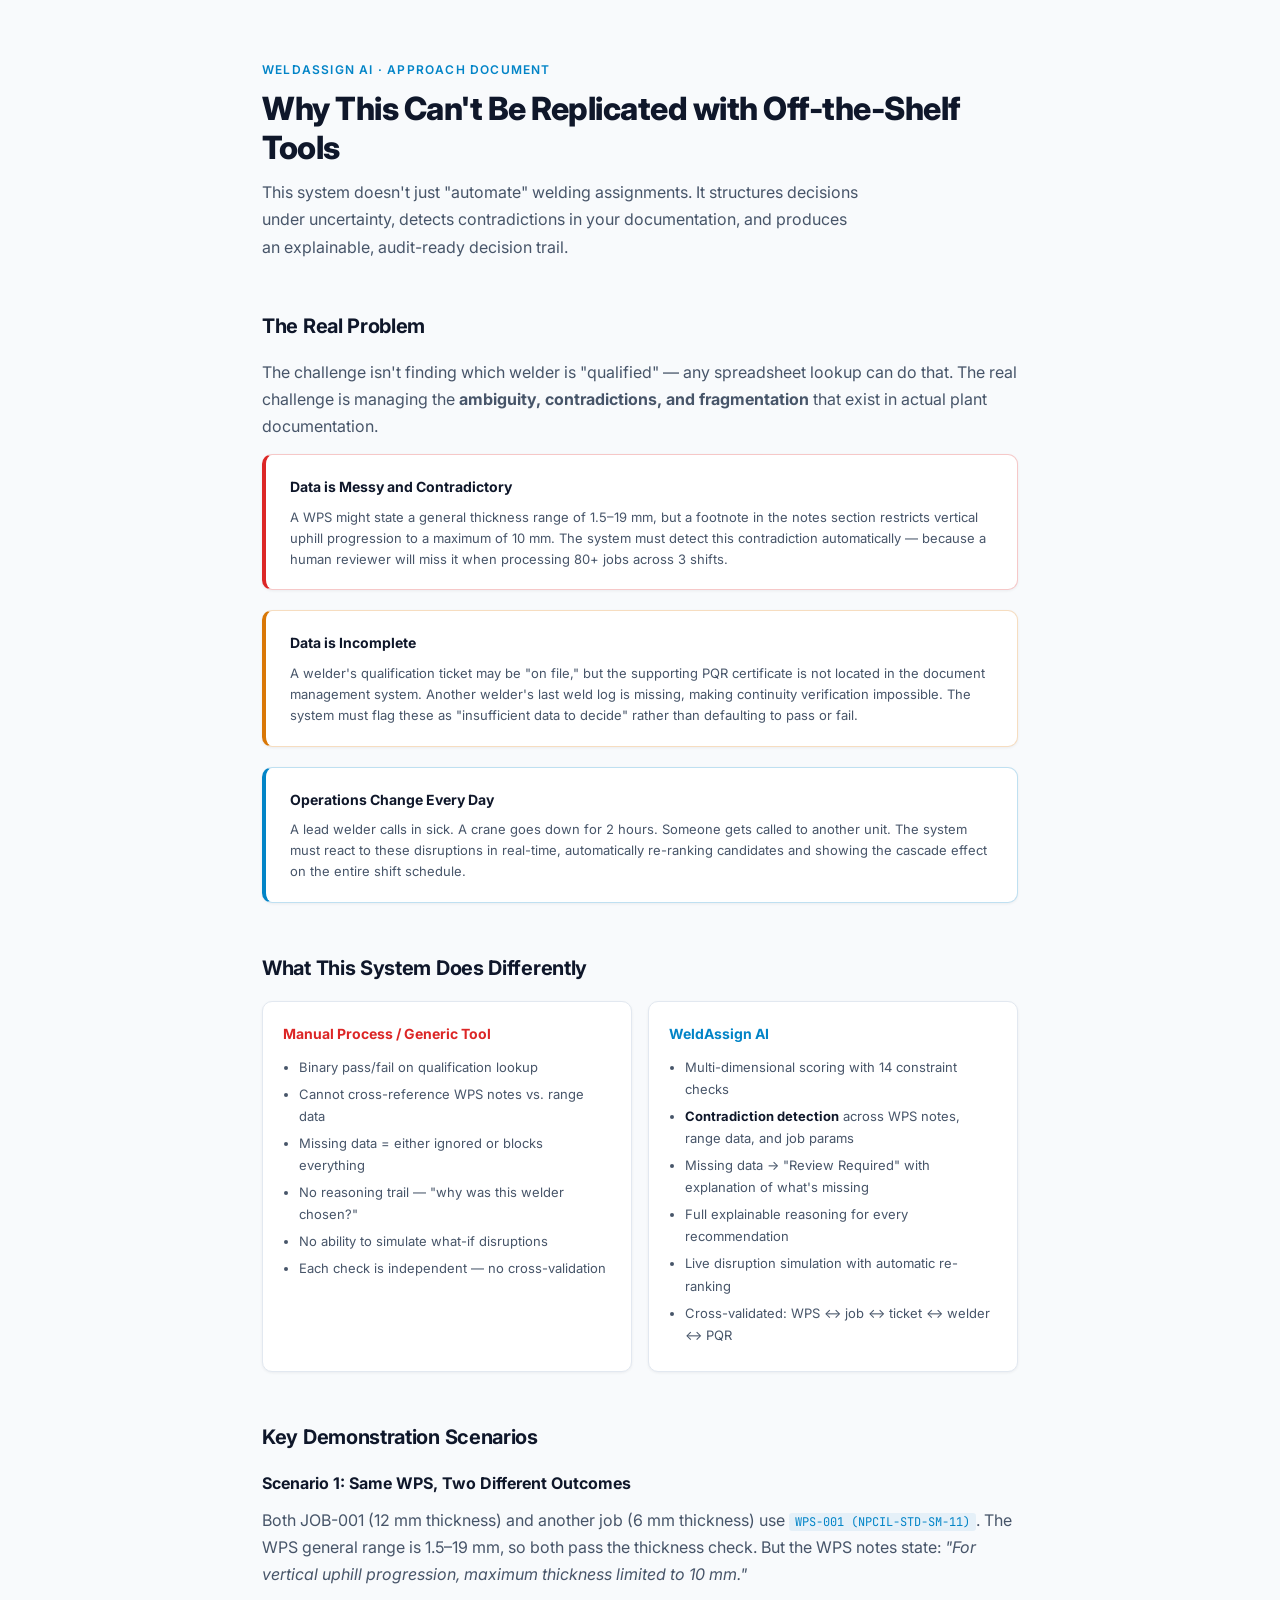
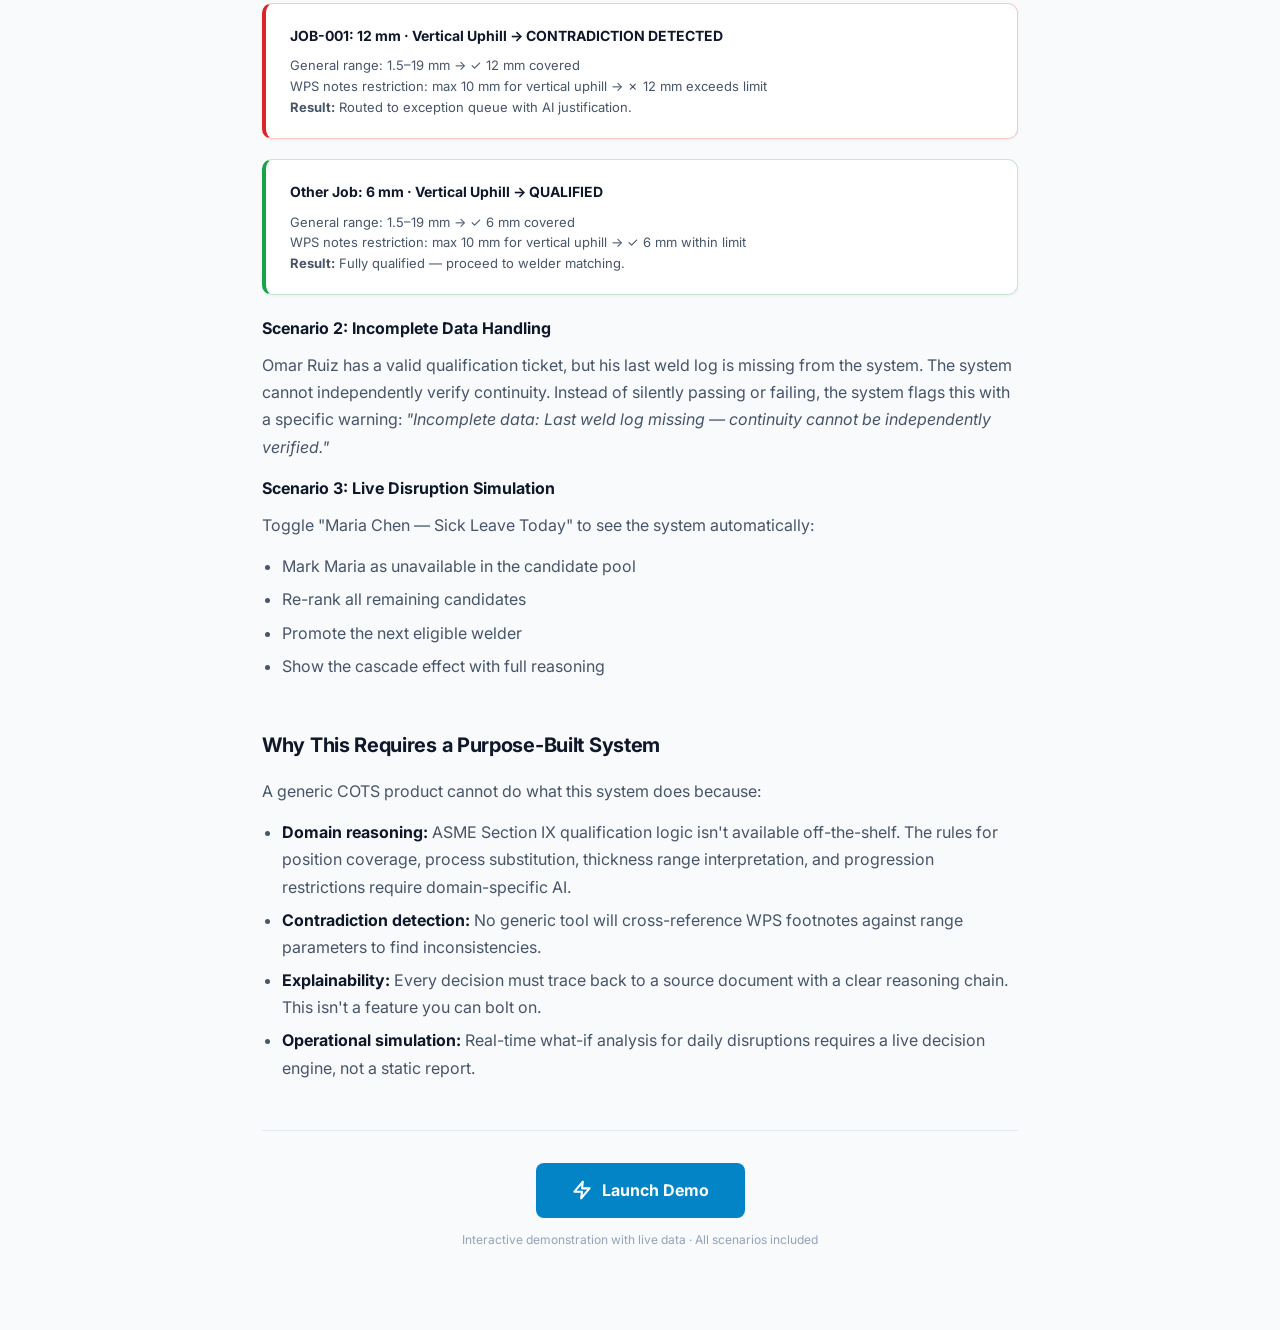
<file: story.html>
<!DOCTYPE html>
<html lang="en">
<head>
  <meta charset="UTF-8">
  <meta name="viewport" content="width=device-width, initial-scale=1.0">
  <title>WeldAssign AI — Why This Approach</title>
  <link rel="preconnect" href="https://fonts.googleapis.com">
  <link href="https://fonts.googleapis.com/css2?family=Inter:wght@400;500;600;700;800&family=JetBrains+Mono:wght@400;600&display=swap" rel="stylesheet">
  <style>
    *, *::before, *::after { box-sizing: border-box; margin: 0; padding: 0; }
    :root {
      --bg:      #f8fafc;
      --surface: #ffffff;
      --border:  #e2e8f0;
      --text:    #0f172a;
      --muted:   #475569;
      --dim:     #94a3b8;
      --accent:  #0284c7;
      --red:     #dc2626;
      --amber:   #d97706;
      --green:   #16a34a;
      --font:    'Inter', -apple-system, sans-serif;
      --mono:    'JetBrains Mono', monospace;
    }
    body { font-family: var(--font); color: var(--text); background: var(--bg); line-height: 1.7; -webkit-font-smoothing: antialiased; }
    .container { max-width: 820px; margin: 0 auto; padding: 60px 32px 80px; }

    /* Header */
    .page-header { margin-bottom: 48px; }
    .page-header .subtitle {
      font-size: 12px; font-weight: 600; color: var(--accent); letter-spacing: 1.2px;
      text-transform: uppercase; margin-bottom: 10px;
    }
    .page-header h1 { font-size: 32px; font-weight: 800; letter-spacing: -.5px; line-height: 1.2; }
    .page-header .lead { font-size: 16px; color: var(--muted); margin-top: 12px; max-width: 600px; }

    /* Sections */
    .section { margin-bottom: 48px; }
    .section h2 { font-size: 20px; font-weight: 700; margin-bottom: 16px; letter-spacing: -.3px; }
    .section h3 { font-size: 16px; font-weight: 700; margin-bottom: 10px; color: var(--text); }
    .section p { margin-bottom: 14px; color: var(--muted); }
    .section ul { padding-left: 20px; margin-bottom: 14px; }
    .section li { margin-bottom: 6px; color: var(--muted); }
    .section li strong { color: var(--text); }

    /* Callout cards */
    .callout {
      background: var(--surface); border: 1px solid var(--border); border-radius: 10px;
      padding: 20px 24px; margin-bottom: 20px; box-shadow: 0 1px 3px rgba(15,23,42,.06);
    }
    .callout.red { border-color: rgba(220,38,38,.25); border-left: 4px solid var(--red); }
    .callout.blue { border-color: rgba(2,132,199,.25); border-left: 4px solid var(--accent); }
    .callout.amber { border-color: rgba(217,119,6,.25); border-left: 4px solid var(--amber); }
    .callout.green { border-color: rgba(22,163,74,.25); border-left: 4px solid var(--green); }
    .callout .callout-title { font-size: 14px; font-weight: 700; margin-bottom: 8px; }
    .callout .callout-body { font-size: 13px; color: var(--muted); line-height: 1.6; }

    /* Comparison grid */
    .compare-grid { display: grid; grid-template-columns: 1fr 1fr; gap: 16px; margin-bottom: 24px; }
    .compare-card {
      background: var(--surface); border: 1px solid var(--border); border-radius: 10px;
      padding: 20px; box-shadow: 0 1px 3px rgba(15,23,42,.06);
    }
    .compare-card h4 { font-size: 14px; font-weight: 700; margin-bottom: 10px; }
    .compare-card.manual h4 { color: var(--red); }
    .compare-card.ai h4 { color: var(--accent); }
    .compare-card ul { padding-left: 16px; margin: 0; }
    .compare-card li { font-size: 13px; margin-bottom: 5px; color: var(--muted); }

    /* CTA */
    .cta-area { text-align: center; margin-top: 48px; padding-top: 32px; border-top: 1px solid var(--border); }
    .cta-btn {
      display: inline-flex; align-items: center; gap: 10px;
      padding: 14px 36px; border-radius: 8px; font-size: 16px; font-weight: 700;
      background: var(--accent); color: #fff; border: none; cursor: pointer;
      text-decoration: none; transition: all .15s;
    }
    .cta-btn:hover { background: #0369a1; transform: translateY(-1px); box-shadow: 0 4px 12px rgba(2,132,199,.3); }
    .cta-btn svg { width: 20px; height: 20px; }

    /* Code callout */
    code { font-family: var(--mono); font-size: 12px; background: rgba(2,132,199,.08); padding: 1px 6px; border-radius: 3px; color: var(--accent); }
  </style>
</head>
<body>
  <div class="container">

    <div class="page-header">
      <div class="subtitle">WeldAssign AI · Approach Document</div>
      <h1>Why This Can't Be Replicated with Off-the-Shelf Tools</h1>
      <div class="lead">
        This system doesn't just "automate" welding assignments. It structures decisions under uncertainty, 
        detects contradictions in your documentation, and produces an explainable, audit-ready decision trail.
      </div>
    </div>

    <!-- Section 1: The Real Problem -->
    <div class="section">
      <h2>The Real Problem</h2>
      <p>
        The challenge isn't finding which welder is "qualified" — any spreadsheet lookup can do that. 
        The real challenge is managing the <strong>ambiguity, contradictions, and fragmentation</strong> 
        that exist in actual plant documentation.
      </p>

      <div class="callout red">
        <div class="callout-title">Data is Messy and Contradictory</div>
        <div class="callout-body">
          A WPS might state a general thickness range of 1.5–19 mm, but a footnote in the notes section 
          restricts vertical uphill progression to a maximum of 10 mm. The system must detect this contradiction 
          automatically — because a human reviewer will miss it when processing 80+ jobs across 3 shifts.
        </div>
      </div>

      <div class="callout amber">
        <div class="callout-title">Data is Incomplete</div>
        <div class="callout-body">
          A welder's qualification ticket may be "on file," but the supporting PQR certificate is not 
          located in the document management system. Another welder's last weld log is missing, making 
          continuity verification impossible. The system must flag these as "insufficient data to decide" 
          rather than defaulting to pass or fail.
        </div>
      </div>

      <div class="callout blue">
        <div class="callout-title">Operations Change Every Day</div>
        <div class="callout-body">
          A lead welder calls in sick. A crane goes down for 2 hours. Someone gets called to another unit. 
          The system must react to these disruptions in real-time, automatically re-ranking candidates and 
          showing the cascade effect on the entire shift schedule.
        </div>
      </div>
    </div>

    <!-- Section 2: What This System Does Differently -->
    <div class="section">
      <h2>What This System Does Differently</h2>

      <div class="compare-grid">
        <div class="compare-card manual">
          <h4>Manual Process / Generic Tool</h4>
          <ul>
            <li>Binary pass/fail on qualification lookup</li>
            <li>Cannot cross-reference WPS notes vs. range data</li>
            <li>Missing data = either ignored or blocks everything</li>
            <li>No reasoning trail — "why was this welder chosen?"</li>
            <li>No ability to simulate what-if disruptions</li>
            <li>Each check is independent — no cross-validation</li>
          </ul>
        </div>
        <div class="compare-card ai">
          <h4>WeldAssign AI</h4>
          <ul>
            <li>Multi-dimensional scoring with 14 constraint checks</li>
            <li><strong>Contradiction detection</strong> across WPS notes, range data, and job params</li>
            <li>Missing data → "Review Required" with explanation of what's missing</li>
            <li>Full explainable reasoning for every recommendation</li>
            <li>Live disruption simulation with automatic re-ranking</li>
            <li>Cross-validated: WPS ↔ job ↔ ticket ↔ welder ↔ PQR</li>
          </ul>
        </div>
      </div>
    </div>

    <!-- Section 3: Key Scenarios -->
    <div class="section">
      <h2>Key Demonstration Scenarios</h2>

      <h3>Scenario 1: Same WPS, Two Different Outcomes</h3>
      <p>
        Both JOB-001 (12 mm thickness) and another job (6 mm thickness) use <code>WPS-001 (NPCIL-STD-SM-11)</code>.
        The WPS general range is 1.5–19 mm, so both pass the thickness check. But the WPS notes state:
        <em>"For vertical uphill progression, maximum thickness limited to 10 mm."</em>
      </p>
      <div class="callout red">
        <div class="callout-title">JOB-001: 12 mm · Vertical Uphill → CONTRADICTION DETECTED</div>
        <div class="callout-body">
          General range: 1.5–19 mm → ✓ 12 mm covered<br>
          WPS notes restriction: max 10 mm for vertical uphill → ✗ 12 mm exceeds limit<br>
          <strong>Result:</strong> Routed to exception queue with AI justification.
        </div>
      </div>
      <div class="callout green">
        <div class="callout-title">Other Job: 6 mm · Vertical Uphill → QUALIFIED</div>
        <div class="callout-body">
          General range: 1.5–19 mm → ✓ 6 mm covered<br>
          WPS notes restriction: max 10 mm for vertical uphill → ✓ 6 mm within limit<br>
          <strong>Result:</strong> Fully qualified — proceed to welder matching.
        </div>
      </div>

      <h3>Scenario 2: Incomplete Data Handling</h3>
      <p>
        Omar Ruiz has a valid qualification ticket, but his last weld log is missing from the system.
        The system cannot independently verify continuity. Instead of silently passing or failing, 
        the system flags this with a specific warning: <em>"Incomplete data: Last weld log missing — 
        continuity cannot be independently verified."</em>
      </p>

      <h3>Scenario 3: Live Disruption Simulation</h3>
      <p>
        Toggle "Maria Chen — Sick Leave Today" to see the system automatically:
      </p>
      <ul>
        <li>Mark Maria as unavailable in the candidate pool</li>
        <li>Re-rank all remaining candidates</li>
        <li>Promote the next eligible welder</li>
        <li>Show the cascade effect with full reasoning</li>
      </ul>
    </div>

    <!-- Section 4: Why This Requires AI -->
    <div class="section">
      <h2>Why This Requires a Purpose-Built System</h2>
      <p>
        A generic COTS product cannot do what this system does because:
      </p>
      <ul>
        <li><strong>Domain reasoning:</strong> ASME Section IX qualification logic isn't available off-the-shelf. The rules for position coverage, process substitution, thickness range interpretation, and progression restrictions require domain-specific AI.</li>
        <li><strong>Contradiction detection:</strong> No generic tool will cross-reference WPS footnotes against range parameters to find inconsistencies.</li>
        <li><strong>Explainability:</strong> Every decision must trace back to a source document with a clear reasoning chain. This isn't a feature you can bolt on.</li>
        <li><strong>Operational simulation:</strong> Real-time what-if analysis for daily disruptions requires a live decision engine, not a static report.</li>
      </ul>
    </div>

    <!-- CTA -->
    <div class="cta-area">
      <a class="cta-btn" href="index.html">
        <svg viewBox="0 0 24 24" fill="none" stroke="currentColor" stroke-width="2.5" stroke-linecap="round" stroke-linejoin="round">
          <polygon points="13 2 3 14 12 14 11 22 21 10 12 10 13 2"></polygon>
        </svg>
        Launch Demo
      </a>
      <div style="font-size:12px;color:var(--dim);margin-top:12px">
        Interactive demonstration with live data · All scenarios included
      </div>
    </div>

  </div>
</body>
</html>
</file>
